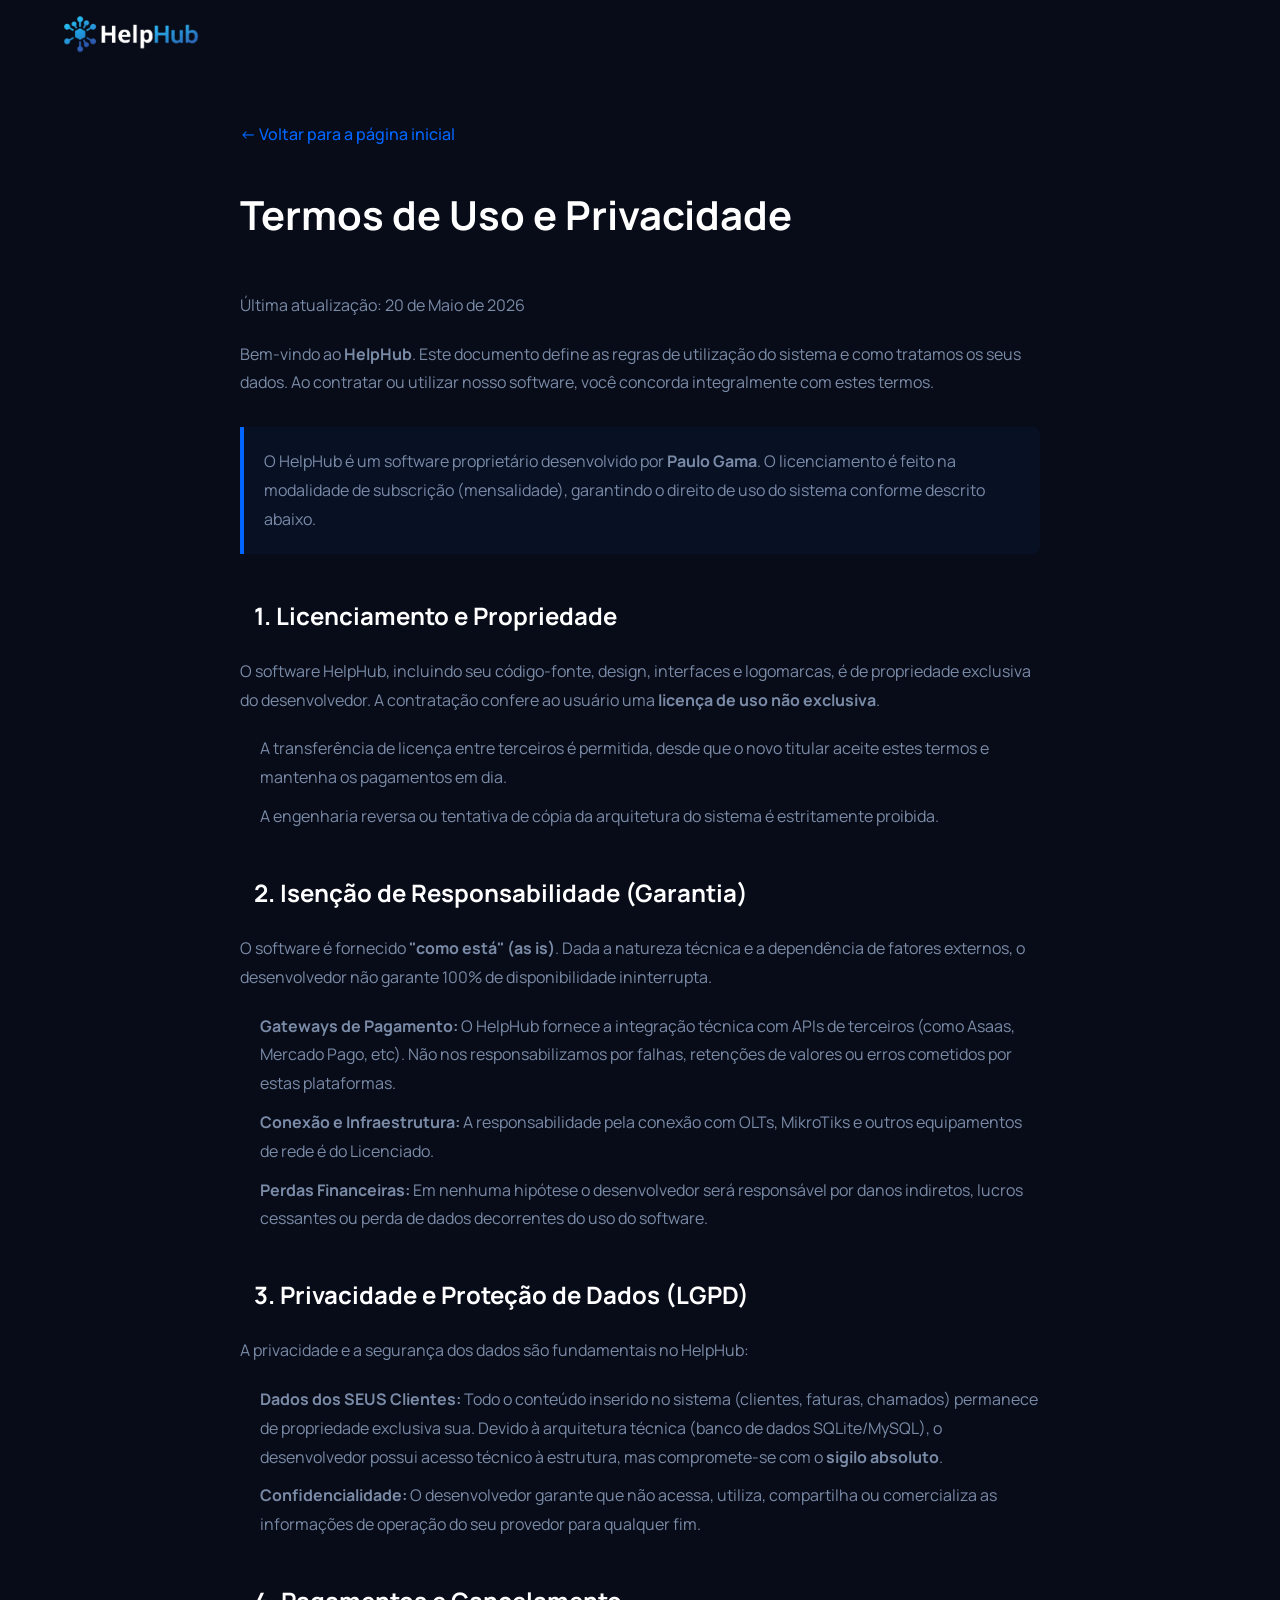
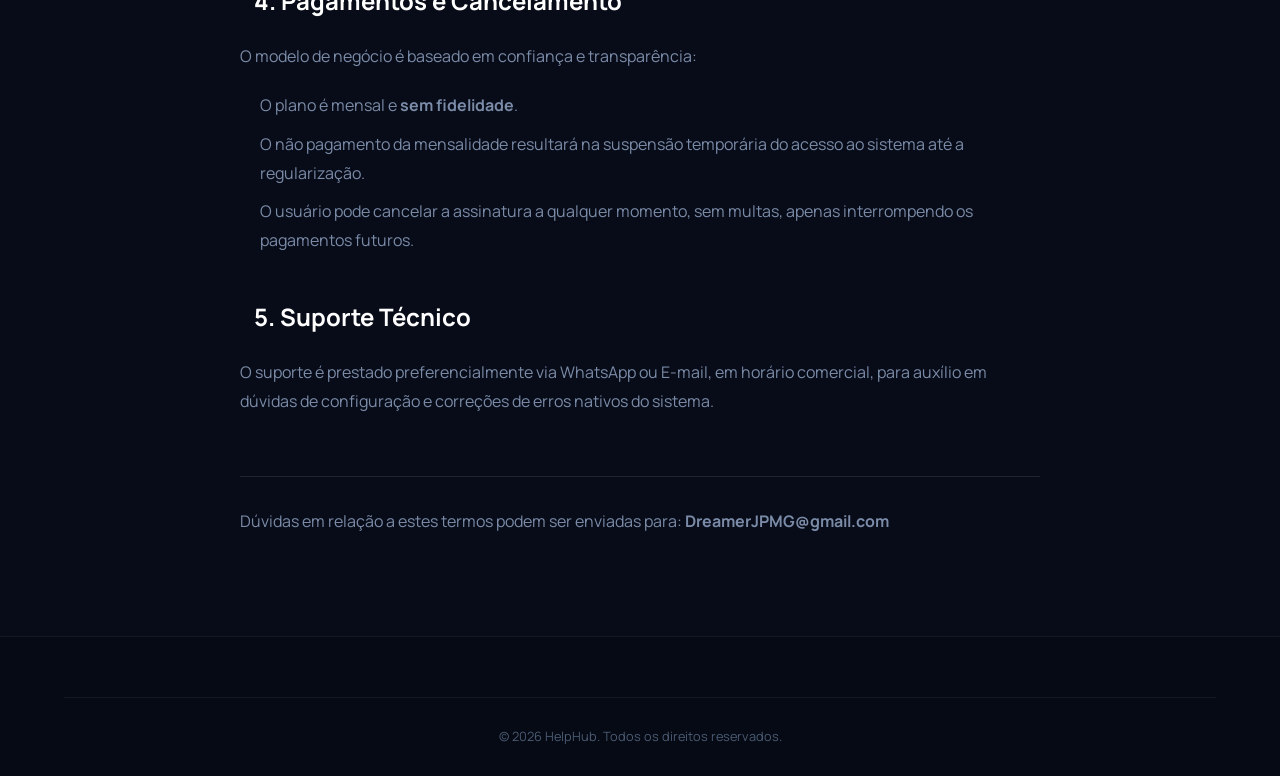
<file: termos.html>
<!DOCTYPE html>
<html lang="pt-BR">

<head>
    <meta charset="UTF-8">
    <meta name="viewport" content="width=device-width, initial-scale=1.0">
    <title>Termos de Uso e Privacidade | HelpHub</title>
    <link rel="icon" type="image/webp" href="assets/img/logo_icone.webp">
    <link rel="stylesheet" href="css/style.css">
    <style>
        .terms-content {
            padding: 120px 0 80px;
            max-width: 800px;
            margin: 0 auto;
            color: var(--text-secondary);
            line-height: 1.8;
        }

        .terms-content h1 {
            color: var(--text-primary);
            margin-bottom: 40px;
            font-size: 2.5rem;
        }

        .terms-content h2 {
            color: var(--text-primary);
            margin: 40px 0 20px;
            font-size: 1.5rem;
            display: flex;
            align-items: center;
            gap: 10px;
        }

        .terms-content h2::before {
            content: "";
            width: 4px;
            height: 24px;
            background: var(--gradient-primary);
            border-radius: 2px;
        }

        .terms-content p {
            margin-bottom: 20px;
        }

        .terms-content ul {
            margin-bottom: 20px;
            padding-left: 20px;
        }

        .terms-content li {
            margin-bottom: 10px;
        }

        .back-link {
            display: inline-flex;
            align-items: center;
            gap: 8px;
            color: var(--accent);
            text-decoration: none;
            margin-bottom: 30px;
            font-weight: 500;
            transition: gap 0.3s;
        }

        .back-link:hover {
            gap: 12px;
        }

        .highlight-box {
            background: rgba(0, 102, 255, 0.05);
            border-left: 4px solid var(--accent);
            padding: 20px;
            border-radius: 0 8px 8px 0;
            margin: 30px 0;
        }
    </style>
</head>

<body>
    <nav class="navbar">
        <div class="container">
            <a href="index.html" class="navbar-logo">
                <img src="assets/img/logo_light.webp" alt="HelpHub" width="140" height="40">
            </a>
        </div>
    </nav>

    <div class="container">
        <div class="terms-content">
            <a href="index.html" class="back-link">← Voltar para a página inicial</a>

            <h1>Termos de Uso e Privacidade</h1>

            <p>Última atualização: 20 de Maio de 2026</p>

            <p>Bem-vindo ao <strong>HelpHub</strong>. Este documento define as regras de utilização do sistema e como
                tratamos os seus dados. Ao contratar ou utilizar nosso software, você concorda integralmente com estes
                termos.</p>

            <div class="highlight-box">
                O HelpHub é um software proprietário desenvolvido por <strong>Paulo Gama</strong>. O licenciamento é
                feito na modalidade de subscrição (mensalidade), garantindo o direito de uso do sistema conforme
                descrito abaixo.
            </div>

            <h2>1. Licenciamento e Propriedade</h2>
            <p>O software HelpHub, incluindo seu código-fonte, design, interfaces e logomarcas, é de propriedade
                exclusiva do desenvolvedor. A contratação confere ao usuário uma <strong>licença de uso não
                    exclusiva</strong>.</p>
            <ul>
                <li>A transferência de licença entre terceiros é permitida, desde que o novo titular aceite estes termos
                    e mantenha os pagamentos em dia.</li>
                <li>A engenharia reversa ou tentativa de cópia da arquitetura do sistema é estritamente proibida.</li>
            </ul>

            <h2>2. Isenção de Responsabilidade (Garantia)</h2>
            <p>O software é fornecido <strong>"como está" (as is)</strong>. Dada a natureza técnica e a dependência de
                fatores externos, o desenvolvedor não garante 100% de disponibilidade ininterrupta.</p>
            <ul>
                <li><strong>Gateways de Pagamento:</strong> O HelpHub fornece a integração técnica com APIs de terceiros
                    (como Asaas, Mercado Pago, etc). Não nos responsabilizamos por falhas, retenções de valores ou erros
                    cometidos por estas plataformas.</li>
                <li><strong>Conexão e Infraestrutura:</strong> A responsabilidade pela conexão com OLTs, MikroTiks e
                    outros equipamentos de rede é do Licenciado.</li>
                <li><strong>Perdas Financeiras:</strong> Em nenhuma hipótese o desenvolvedor será responsável por danos
                    indiretos, lucros cessantes ou perda de dados decorrentes do uso do software.</li>
            </ul>

            <h2>3. Privacidade e Proteção de Dados (LGPD)</h2>
            <p>A privacidade e a segurança dos dados são fundamentais no HelpHub:</p>
            <ul>
                <li><strong>Dados dos SEUS Clientes:</strong> Todo o conteúdo inserido no sistema (clientes, faturas, chamados) permanece de propriedade exclusiva sua. Devido à arquitetura técnica (banco de dados SQLite/MySQL), o desenvolvedor possui acesso técnico à estrutura, mas compromete-se com o <strong>sigilo absoluto</strong>.</li>
                <li><strong>Confidencialidade:</strong> O desenvolvedor garante que não acessa, utiliza, compartilha ou comercializa as informações de operação do seu provedor para qualquer fim.</li>
            </ul>

            <h2>4. Pagamentos e Cancelamento</h2>
            <p>O modelo de negócio é baseado em confiança e transparência:</p>
            <ul>
                <li>O plano é mensal e <strong>sem fidelidade</strong>.</li>
                <li>O não pagamento da mensalidade resultará na suspensão temporária do acesso ao sistema até a
                    regularização.</li>
                <li>O usuário pode cancelar a assinatura a qualquer momento, sem multas, apenas interrompendo os
                    pagamentos futuros.</li>
            </ul>

            <h2>5. Suporte Técnico</h2>
            <p>O suporte é prestado preferencialmente via WhatsApp ou E-mail, em horário comercial, para auxílio em
                dúvidas de configuração e correções de erros nativos do sistema.</p>

            <div style="margin-top: 60px; padding-top: 30px; border-top: 1px solid rgba(255,255,255,0.1);">
                <p>Dúvidas em relação a estes termos podem ser enviadas para: <strong>DreamerJPMG@gmail.com</strong></p>
            </div>
        </div>
    </div>

    <footer class="site-footer">
        <div class="container">
            <div class="footer-bottom">
                <p>&copy; 2026 HelpHub. Todos os direitos reservados.</p>
            </div>
        </div>
    </footer>
</body>

</html>
</file>
<file: css/style.css>
/* ═══════════════════════════════════════════════════════════
   HelpHub ISP | Site de Vendas
   Dark Premium · Glassmorphism · Animações 
   ═══════════════════════════════════════════════════════════ */

/* ── Google Fonts ── */
@import url('https://fonts.googleapis.com/css2?family=JetBrains+Mono:wght@400;600&family=Manrope:wght@300;400;500;600;700&family=Outfit:wght@400;500;600;700;800;900&display=swap');

/* ── CSS Variables ── */
:root {
    --bg-primary: #080C18;
    --bg-secondary: #0D1426;
    --bg-card: rgba(13, 20, 38, 0.6);
    --bg-card-solid: #0F1A30;
    --accent: #0066FF;
    --accent-glow: rgba(0, 102, 255, 0.25);
    --accent-secondary: #00E5A0;
    --accent-secondary-glow: rgba(0, 229, 160, 0.2);
    --text-primary: #FFFFFF;
    --text-secondary: #7A8BA8;
    --text-muted: #4A5B73;
    --border-glass: rgba(255, 255, 255, 0.06);
    --border-hover: rgba(0, 102, 255, 0.4);
    --gradient-hero: linear-gradient(135deg, #080C18 0%, #0A1628 40%, #0D1C3A 100%);
    --gradient-accent: linear-gradient(135deg, #0066FF, #00B4FF);
    --gradient-green: linear-gradient(135deg, #00E5A0, #00C9DB);
    --glass-blur: blur(16px);
    --radius-sm: 8px;
    --radius-md: 12px;
    --radius-lg: 20px;
    --radius-xl: 28px;
    --shadow-card: 0 4px 30px rgba(0, 0, 0, 0.3);
    --shadow-glow: 0 0 40px rgba(0, 102, 255, 0.15);
    --font-display: 'Outfit', sans-serif;
    --font-body: 'Manrope', sans-serif;
    --font-mono: 'JetBrains Mono', monospace;
    --transition: 0.3s cubic-bezier(0.4, 0, 0.2, 1);
    --transition-bounce: 0.4s cubic-bezier(0.34, 1.56, 0.64, 1);
}

/* ── Reset ── */
*,
*::before,
*::after {
    margin: 0;
    padding: 0;
    box-sizing: border-box;
}

html {
    scroll-behavior: smooth;
    font-size: 16px;
    scroll-padding-top: 0; /* Changed to 0 for scroll-snap */
    overflow-x: hidden;
    width: 100%;
    scroll-snap-type: y proximity; /* Proximity provides a better feel for long sections */
}

body {
    font-family: var(--font-body);
    background: var(--bg-primary);
    color: var(--text-primary);
    line-height: 1.6;
    overflow-x: hidden;
    width: 100%;
    -webkit-font-smoothing: antialiased;
    -moz-osx-font-smoothing: grayscale;
}

a {
    text-decoration: none;
    color: inherit;
}

img {
    max-width: 100%;
    height: auto;
    display: block;
}

ul,
ol {
    list-style: none;
}

/* ── Utility ── */
.container {
    width: 100%;
    max-width: 1200px;
    margin: 0 auto;
    padding: 0 24px;
}

.section-eyebrow {
    font-family: var(--font-mono);
    font-size: 0.8rem;
    font-weight: 600;
    color: var(--accent);
    text-transform: uppercase;
    letter-spacing: 0.15em;
    margin-bottom: 12px;
    display: flex;
    align-items: center;
    gap: 10px;
}

.section-eyebrow::before {
    content: '';
    width: 24px;
    height: 2px;
    background: var(--gradient-accent);
    border-radius: 2px;
}

.section-title {
    font-family: var(--font-display);
    font-size: clamp(2rem, 4vw, 3rem);
    font-weight: 800;
    line-height: 1.15;
    letter-spacing: -0.03em;
    margin-bottom: 16px;
}

.section-subtitle {
    font-size: 1.1rem;
    color: var(--text-secondary);
    max-width: 600px;
    line-height: 1.7;
}

.section-header {
    text-align: center;
    margin-bottom: 64px;
}

.section-header .section-eyebrow {
    justify-content: center;
}

.section-header .section-subtitle {
    margin: 0 auto;
}

.gradient-text {
    background: var(--gradient-accent);
    -webkit-background-clip: text;
    -webkit-text-fill-color: transparent;
    background-clip: text;
}

.gradient-text-green {
    background: var(--gradient-green);
    -webkit-background-clip: text;
    -webkit-text-fill-color: transparent;
    background-clip: text;
}

/* ── Scroll Reveal ── */
.reveal {
    opacity: 0;
    transform: translateY(40px);
    transition: opacity 0.8s cubic-bezier(0.4, 0, 0.2, 1), transform 0.8s cubic-bezier(0.4, 0, 0.2, 1);
}

.reveal.is-visible {
    opacity: 1;
    transform: translateY(0);
}

.reveal-delay-1 {
    transition-delay: 0.1s;
}

.reveal-delay-2 {
    transition-delay: 0.2s;
}

.reveal-delay-3 {
    transition-delay: 0.3s;
}

.reveal-delay-4 {
    transition-delay: 0.4s;
}

.reveal-delay-5 {
    transition-delay: 0.5s;
}

.reveal-delay-6 {
    transition-delay: 0.6s;
}

.reveal-delay-7 {
    transition-delay: 0.7s;
}

.reveal-delay-8 {
    transition-delay: 0.8s;
}

/* ══════════════════════════════════════════════════
   NAVBAR
   ══════════════════════════════════════════════════ */
.navbar {
    position: fixed;
    top: 0;
    left: 0;
    width: 100%;
    z-index: 1000;
    padding: 16px 0;
    transition: var(--transition);
}

.navbar.is-scrolled {
    background: rgba(8, 12, 24, 0.75);
    backdrop-filter: var(--glass-blur);
    -webkit-backdrop-filter: var(--glass-blur);
    border-bottom: 1px solid var(--border-glass);
    padding: 10px 0;
}

.navbar .container {
    display: flex;
    align-items: center;
    justify-content: space-between;
}

.navbar-logo img {
    height: 36px;
    width: auto;
}

.navbar-links {
    display: flex;
    align-items: center;
    gap: 32px;
}

.navbar-links a {
    font-size: 0.9rem;
    font-weight: 500;
    color: var(--text-secondary);
    transition: color var(--transition);
    position: relative;
}

.navbar-links a::after {
    content: '';
    position: absolute;
    bottom: -4px;
    left: 0;
    width: 0;
    height: 2px;
    background: var(--gradient-accent);
    border-radius: 2px;
    transition: width var(--transition);
}

.navbar-links a:hover {
    color: var(--text-primary);
}

.navbar-links a:hover::after {
    width: 100%;
}

.navbar-cta {
    display: flex;
    align-items: center;
    gap: 10px;
    padding: 10px 22px;
    border-radius: 50px;
    font-size: 0.88rem;
    font-weight: 600;
    background: var(--gradient-accent);
    color: #fff !important;
    transition: transform var(--transition), box-shadow var(--transition);
    box-shadow: 0 4px 20px var(--accent-glow);
}

.navbar-cta::after {
    display: none !important;
}

.navbar-cta:hover {
    transform: translateY(-2px);
    box-shadow: 0 6px 30px var(--accent-glow);
    color: #fff !important;
}

.navbar-cta svg {
    width: 18px;
    height: 18px;
    fill: currentColor;
}

/* Hamburger */
.navbar-hamburger {
    display: none;
    flex-direction: column;
    gap: 5px;
    cursor: pointer;
    padding: 4px;
    z-index: 1001;
}

.navbar-hamburger span {
    width: 24px;
    height: 2px;
    background: var(--text-primary);
    border-radius: 2px;
    transition: var(--transition);
}

.navbar-hamburger.is-active span:nth-child(1) {
    transform: rotate(45deg) translate(5px, 5px);
}

.navbar-hamburger.is-active span:nth-child(2) {
    opacity: 0;
}

.navbar-hamburger.is-active span:nth-child(3) {
    transform: rotate(-45deg) translate(5px, -5px);
}

/* ══════════════════════════════════════════════════
   HERO
   ══════════════════════════════════════════════════ */
.hero {
    position: relative;
    min-height: 100vh;
    display: flex;
    align-items: center;
    background: var(--gradient-hero);
    overflow: hidden;
    padding: 120px 0 80px;
}

/* Animated gradient orbs */
.hero::before,
.hero::after {
    content: '';
    position: absolute;
    border-radius: 50%;
    filter: blur(120px);
    opacity: 0.3;
    animation: orbFloat 15s ease-in-out infinite;
}

.hero::before {
    width: 600px;
    height: 600px;
    background: var(--accent);
    top: -200px;
    right: -200px;
    animation-delay: 0s;
}

.hero::after {
    width: 400px;
    height: 400px;
    background: var(--accent-secondary);
    bottom: -100px;
    left: -100px;
    animation-delay: -7s;
}

@keyframes orbFloat {

    0%,
    100% {
        transform: translate(0, 0) scale(1);
    }

    33% {
        transform: translate(30px, -40px) scale(1.05);
    }

    66% {
        transform: translate(-20px, 20px) scale(0.95);
    }
}

/* Particles canvas */
#particles-canvas {
    position: absolute;
    top: 0;
    left: 0;
    width: 100%;
    height: 100%;
    z-index: 1;
    pointer-events: none;
}

.hero .container {
    position: relative;
    z-index: 2;
    display: grid;
    grid-template-columns: 1fr 1fr;
    gap: 60px;
    align-items: center;
}

.hero-content {
    max-width: 600px;
}

.hero-badge {
    display: inline-flex;
    align-items: center;
    gap: 8px;
    padding: 6px 16px;
    border-radius: 50px;
    background: rgba(0, 102, 255, 0.1);
    border: 1px solid rgba(0, 102, 255, 0.2);
    font-family: var(--font-mono);
    font-size: 0.75rem;
    font-weight: 600;
    color: var(--accent);
    margin-bottom: 24px;
}

.hero-badge .dot {
    width: 6px;
    height: 6px;
    border-radius: 50%;
    background: var(--accent-secondary);
    animation: pulse 2s ease-in-out infinite;
}

@keyframes pulse {

    0%,
    100% {
        opacity: 1;
        transform: scale(1);
    }

    50% {
        opacity: 0.5;
        transform: scale(1.5);
    }
}

.hero h1 {
    font-family: var(--font-display);
    font-size: clamp(2.4rem, 5vw, 3.6rem);
    font-weight: 900;
    line-height: 1.1;
    letter-spacing: -0.04em;
    margin-bottom: 20px;
}

.hero-typed-wrapper {
    display: block;
    min-height: 1.2em;
}

#typed-target {
    background: var(--gradient-accent);
    -webkit-background-clip: text;
    -webkit-text-fill-color: transparent;
    background-clip: text;
}

#typed-target::after {
    content: '|';
    -webkit-text-fill-color: var(--accent);
    animation: blink 0.8s step-end infinite;
    margin-left: 2px;
}

@keyframes blink {
    50% {
        opacity: 0;
    }
}

.hero-description {
    font-size: 1.1rem;
    color: var(--text-secondary);
    line-height: 1.8;
    margin-bottom: 36px;
    max-width: 520px;
}

.hero-buttons {
    display: flex;
    gap: 16px;
    flex-wrap: wrap;
}

.btn-primary {
    display: inline-flex;
    align-items: center;
    gap: 10px;
    padding: 14px 32px;
    border-radius: 50px;
    font-size: 0.95rem;
    font-weight: 700;
    background: var(--gradient-accent);
    color: #fff;
    transition: transform var(--transition), box-shadow var(--transition);
    box-shadow: 0 4px 25px var(--accent-glow);
    border: none;
    cursor: pointer;
}

.btn-primary:hover {
    transform: translateY(-3px);
    box-shadow: 0 8px 40px var(--accent-glow);
}

.btn-primary svg {
    width: 20px;
    height: 20px;
    fill: currentColor;
}

.btn-secondary {
    display: inline-flex;
    align-items: center;
    gap: 10px;
    padding: 14px 32px;
    border-radius: 50px;
    font-size: 0.95rem;
    font-weight: 600;
    background: rgba(255, 255, 255, 0.05);
    color: var(--text-primary);
    border: 1px solid var(--border-glass);
    transition: var(--transition);
    cursor: pointer;
    backdrop-filter: blur(10px);
}

.btn-secondary:hover {
    background: rgba(255, 255, 255, 0.1);
    border-color: rgba(255, 255, 255, 0.15);
    transform: translateY(-2px);
}

.btn-secondary svg {
    width: 18px;
    height: 18px;
}

/* Hero Mockup */
.hero-mockup {
    position: relative;
    perspective: 1200px;
}

.mockup-browser {
    background: var(--bg-card-solid);
    border-radius: var(--radius-lg);
    border: 1px solid var(--border-glass);
    overflow: hidden;
    box-shadow: var(--shadow-card), var(--shadow-glow);
    animation: floatMockup 6s ease-in-out infinite;
    transform: rotateY(-5deg) rotateX(2deg);
}

@keyframes floatMockup {

    0%,
    100% {
        transform: rotateY(-5deg) rotateX(2deg) translateY(0);
    }

    50% {
        transform: rotateY(-3deg) rotateX(1deg) translateY(-12px);
    }
}

.mockup-browser-bar {
    display: flex;
    align-items: center;
    gap: 8px;
    padding: 14px 18px;
    background: rgba(255, 255, 255, 0.03);
    border-bottom: 1px solid var(--border-glass);
}

.mockup-browser-bar .dot {
    width: 10px;
    height: 10px;
    border-radius: 50%;
}

.mockup-browser-bar .dot:nth-child(1) {
    background: #FF5F57;
}

.mockup-browser-bar .dot:nth-child(2) {
    background: #FEBC2E;
}

.mockup-browser-bar .dot:nth-child(3) {
    background: #28C840;
}
/* ── Side Dots Navigation ── */
.side-nav {
    position: fixed;
    right: 32px;
    top: 50%;
    transform: translateY(-50%);
    z-index: 100;
    display: flex;
    flex-direction: column;
    gap: 16px;
    pointer-events: none;
}

.side-nav-dot {
    width: 10px;
    height: 10px;
    border-radius: 50%;
    background: var(--text-muted);
    border: 2px solid transparent;
    cursor: pointer;
    transition: var(--transition-bounce);
    pointer-events: auto;
    position: relative;
}

.side-nav-dot::before {
    content: attr(data-label);
    position: absolute;
    right: 25px;
    top: 50%;
    transform: translateY(-50%);
    background: var(--bg-card-solid);
    padding: 6px 12px;
    border-radius: 6px;
    font-size: 0.75rem;
    font-weight: 600;
    color: var(--text-primary);
    opacity: 0;
    visibility: hidden;
    white-space: nowrap;
    transition: var(--transition);
    border: 1px solid var(--border-glass);
}

.side-nav-dot:hover::before {
    opacity: 1;
    visibility: visible;
    right: 30px;
}

.side-nav-dot:hover {
    background: var(--text-primary);
    transform: scale(1.2);
}

.side-nav-dot.is-active {
    background: var(--accent);
    border-color: var(--accent-glow);
    box-shadow: 0 0 15px var(--accent);
    transform: scale(1.4);
}

/* Sections for scroll-snap */
section {
    scroll-snap-align: start;
    scroll-snap-stop: always;
}

@media (max-width: 991px) {
    .side-nav {
        display: none;
    }
}

.mockup-browser-bar .url-bar {
    flex: 1;
    margin-left: 12px;
    padding: 6px 14px;
    background: rgba(255, 255, 255, 0.05);
    border-radius: 6px;
    font-family: var(--font-mono);
    font-size: 0.75rem;
    color: var(--text-muted);
}

.mockup-browser-body {
    background: var(--bg-secondary);
    display: flex;
    align-items: center;
    justify-content: center;
    color: var(--text-muted);
    font-size: 0.9rem;
    position: relative;
    overflow: hidden;
}

.mockup-browser-body img {
    width: 100%;
    height: auto;
    object-fit: contain;
}

.mockup-placeholder {
    display: flex;
    flex-direction: column;
    align-items: center;
    gap: 12px;
    color: var(--text-muted);
}

.mockup-placeholder svg {
    width: 48px;
    height: 48px;
    opacity: 0.3;
}

.mockup-placeholder span {
    font-size: 0.85rem;
    opacity: 0.5;
}

/* Hero stats bar */
.hero-stats {
    display: flex;
    gap: 40px;
    margin-top: 48px;
    padding-top: 28px;
    border-top: 1px solid var(--border-glass);
}

.hero-stat {
    display: flex;
    flex-direction: column;
}

.hero-stat .number {
    font-family: var(--font-display);
    font-size: 1.6rem;
    font-weight: 800;
    background: var(--gradient-accent);
    -webkit-background-clip: text;
    -webkit-text-fill-color: transparent;
    background-clip: text;
}

.hero-stat .label {
    font-size: 0.8rem;
    color: var(--text-muted);
    margin-top: 2px;
}

/* ══════════════════════════════════════════════════
   SECTION: DORES
   ══════════════════════════════════════════════════ */
.pain-section {
    padding: 120px 0;
    position: relative;
}

.pain-grid {
    display: grid;
    grid-template-columns: repeat(3, 1fr);
    gap: 20px;
    margin-top: 48px;
}

.pain-card {
    background: var(--bg-card);
    backdrop-filter: var(--glass-blur);
    -webkit-backdrop-filter: var(--glass-blur);
    border: 1px solid var(--border-glass);
    border-radius: var(--radius-lg);
    padding: 32px 28px;
    transition: var(--transition);
    position: relative;
    overflow: hidden;
}

.pain-card::before {
    content: '';
    position: absolute;
    top: 0;
    left: 0;
    right: 0;
    height: 3px;
    background: linear-gradient(90deg, #ef4444, #f97316);
    opacity: 0;
    transition: opacity var(--transition);
}

.pain-card:hover {
    border-color: rgba(239, 68, 68, 0.3);
    transform: translateY(-4px);
    box-shadow: 0 8px 30px rgba(239, 68, 68, 0.1);
}

.pain-card:hover::before {
    opacity: 1;
}

.pain-card-number {
    font-family: var(--font-display);
    font-size: 3rem;
    font-weight: 900;
    color: rgba(255, 255, 255, 0.04);
    position: absolute;
    top: 12px;
    right: 20px;
    line-height: 1;
}

.pain-card-icon {
    width: 48px;
    height: 48px;
    border-radius: var(--radius-md);
    background: rgba(239, 68, 68, 0.1);
    display: flex;
    align-items: center;
    justify-content: center;
    margin-bottom: 16px;
    font-size: 1.3rem;
    color: #ef4444;
}

.pain-card h3 {
    font-family: var(--font-display);
    font-size: 1.1rem;
    font-weight: 700;
    margin-bottom: 8px;
}

.pain-card p {
    font-size: 0.9rem;
    color: var(--text-secondary);
    line-height: 1.6;
}

/* ══════════════════════════════════════════════════
   SECTION: FEATURES
   ══════════════════════════════════════════════════ */
.features-section {
    padding: 120px 0;
    position: relative;
    background: var(--bg-secondary);
}

.features-section::before {
    content: '';
    position: absolute;
    top: 0;
    left: 50%;
    transform: translateX(-50%);
    width: 800px;
    height: 800px;
    background: radial-gradient(circle, rgba(0, 102, 255, 0.06) 0%, transparent 70%);
    pointer-events: none;
}

.features-grid {
    display: grid;
    grid-template-columns: repeat(4, 1fr);
    gap: 20px;
}

.feature-card {
    background: var(--bg-card);
    backdrop-filter: var(--glass-blur);
    -webkit-backdrop-filter: var(--glass-blur);
    border: 1px solid var(--border-glass);
    border-radius: var(--radius-lg);
    padding: 32px 24px;
    transition: var(--transition);
    position: relative;
    overflow: hidden;
}

.feature-card::after {
    content: '';
    position: absolute;
    inset: 0;
    border-radius: var(--radius-lg);
    padding: 1px;
    background: linear-gradient(135deg, rgba(0, 102, 255, 0.3), transparent 60%);
    mask: linear-gradient(#fff 0 0) content-box, linear-gradient(#fff 0 0);
    -webkit-mask: linear-gradient(#fff 0 0) content-box, linear-gradient(#fff 0 0);
    mask-composite: exclude;
    -webkit-mask-composite: xor;
    opacity: 0;
    transition: opacity var(--transition);
    pointer-events: none;
}

.feature-card:hover {
    transform: translateY(-4px);
    border-color: var(--border-hover);
    box-shadow: var(--shadow-glow);
}

.feature-card:hover::after {
    opacity: 1;
}

.feature-icon {
    width: 52px;
    height: 52px;
    border-radius: var(--radius-md);
    display: flex;
    align-items: center;
    justify-content: center;
    margin-bottom: 20px;
    font-size: 1.4rem;
}

.feature-icon.blue {
    background: rgba(0, 102, 255, 0.12);
    color: var(--accent);
}

.feature-icon.green {
    background: rgba(0, 229, 160, 0.12);
    color: var(--accent-secondary);
}

.feature-icon.purple {
    background: rgba(139, 92, 246, 0.12);
    color: #8B5CF6;
}

.feature-icon.orange {
    background: rgba(249, 115, 22, 0.12);
    color: #F97316;
}

.feature-icon.cyan {
    background: rgba(0, 201, 219, 0.12);
    color: #00C9DB;
}

.feature-icon.pink {
    background: rgba(236, 72, 153, 0.12);
    color: #EC4899;
}

.feature-icon.yellow {
    background: rgba(234, 179, 8, 0.12);
    color: #EAB308;
}

.feature-icon.red {
    background: rgba(239, 68, 68, 0.12);
    color: #EF4444;
}

.feature-card h3 {
    font-family: var(--font-display);
    font-size: 1.05rem;
    font-weight: 700;
    margin-bottom: 8px;
}

.feature-card p {
    font-size: 0.88rem;
    color: var(--text-secondary);
    line-height: 1.6;
}

/* ══════════════════════════════════════════════════
   SECTION: SCREENSHOTS
   ══════════════════════════════════════════════════ */
.screenshots-section {
    padding: 120px 0;
    position: relative;
}

.screenshots-tabs {
    display: flex;
    gap: 8px;
    justify-content: center;
    margin-bottom: 48px;
    flex-wrap: wrap;
}

.screenshot-tab {
    padding: 8px 16px;
    border-radius: 50px;
    font-size: 0.82rem;
    font-weight: 600;
    color: var(--text-secondary);
    background: rgba(255, 255, 255, 0.04);
    border: 1px solid var(--border-glass);
    cursor: pointer;
    transition: var(--transition);
}

.screenshot-tab:hover {
    color: var(--text-primary);
    border-color: rgba(255, 255, 255, 0.1);
}

.screenshot-tab.is-active {
    background: var(--gradient-accent);
    color: #fff;
    border-color: transparent;
    box-shadow: 0 4px 20px var(--accent-glow);
}

.screenshot-display {
    max-width: 960px;
    margin: 0 auto;
}

.screenshot-mockup {
    background: var(--bg-card-solid);
    border-radius: var(--radius-xl);
    border: 1px solid var(--border-glass);
    overflow: hidden;
    box-shadow: var(--shadow-card), var(--shadow-glow);
}

.screenshot-bar {
    display: flex;
    align-items: center;
    gap: 8px;
    padding: 14px 18px;
    background: rgba(255, 255, 255, 0.03);
    border-bottom: 1px solid var(--border-glass);
}

.screenshot-bar .dot {
    width: 10px;
    height: 10px;
    border-radius: 50%;
}

.screenshot-bar .dot:nth-child(1) {
    background: #FF5F57;
}

.screenshot-bar .dot:nth-child(2) {
    background: #FEBC2E;
}

.screenshot-bar .dot:nth-child(3) {
    background: #28C840;
}

.screenshot-body {
    background: var(--bg-secondary);
    display: flex;
    align-items: center;
    justify-content: center;
    position: relative;
    overflow: hidden;
}

.screenshot-body img {
    width: 100%;
    height: auto;
    object-fit: contain;
    display: none;
}

.screenshot-body img.is-active {
    display: block;
    animation: screenshotFade 0.5s ease;
}

@keyframes screenshotFade {
    from {
        opacity: 0;
        transform: scale(0.98);
    }

    to {
        opacity: 1;
        transform: scale(1);
    }
}

.screenshot-placeholder {
    display: flex;
    flex-direction: column;
    align-items: center;
    gap: 16px;
    color: var(--text-muted);
}

.screenshot-placeholder svg {
    width: 64px;
    height: 64px;
    opacity: 0.15;
}

.screenshot-placeholder span {
    font-size: 0.9rem;
    opacity: 0.4;
}

.screenshot-caption {
    text-align: center;
    margin-top: 20px;
    font-size: 0.9rem;
    color: var(--text-secondary);
}

/* ══════════════════════════════════════════════════
   SECTION: COMPARAÇÃO
   ══════════════════════════════════════════════════ */
.comparison-section {
    padding: 120px 0;
    background: var(--bg-secondary);
    position: relative;
}

.comparison-table-wrapper {
    max-width: 800px;
    margin: 0 auto;
    background: var(--bg-card);
    backdrop-filter: var(--glass-blur);
    border: 1px solid var(--border-glass);
    border-radius: var(--radius-xl);
    overflow: hidden;
    box-shadow: var(--shadow-card);
}

.comparison-table {
    width: 100%;
    border-collapse: collapse;
}

.comparison-table thead th {
    padding: 20px 24px;
    font-family: var(--font-display);
    font-size: 0.95rem;
    font-weight: 700;
    text-align: left;
    border-bottom: 1px solid var(--border-glass);
}

.comparison-table thead th:nth-child(2) {
    color: var(--text-muted);
}

.comparison-table thead th:nth-child(3) {
    color: var(--accent);
}

.comparison-table tbody td {
    padding: 16px 24px;
    font-size: 0.9rem;
    border-bottom: 1px solid rgba(255, 255, 255, 0.03);
    vertical-align: middle;
}

.comparison-table tbody tr:last-child td {
    border-bottom: none;
}

.comparison-table tbody td:first-child {
    font-weight: 600;
    color: var(--text-primary);
}

.comparison-table tbody td:nth-child(2) {
    color: var(--text-muted);
}

.comparison-table tbody td:nth-child(3) {
    color: var(--accent-secondary);
    font-weight: 600;
}

.comparison-check {
    color: var(--accent-secondary);
    font-size: 1.1rem;
}

.comparison-cross {
    color: #ef4444;
    font-size: 1.1rem;
}

/* ══════════════════════════════════════════════════
   SECTION: PREÇO
   ══════════════════════════════════════════════════ */
.pricing-section {
    padding: 120px 0;
    position: relative;
}

.pricing-section::before {
    content: '';
    position: absolute;
    top: 50%;
    left: 50%;
    transform: translate(-50%, -50%);
    width: 600px;
    height: 600px;
    background: radial-gradient(circle, rgba(0, 102, 255, 0.08) 0%, transparent 70%);
    pointer-events: none;
}

.pricing-card {
    max-width: 520px;
    margin: 0 auto;
    background: var(--bg-card);
    backdrop-filter: var(--glass-blur);
    -webkit-backdrop-filter: var(--glass-blur);
    border: 1px solid var(--border-hover);
    border-radius: var(--radius-xl);
    padding: 48px 40px;
    text-align: center;
    position: relative;
    overflow: hidden;
    box-shadow: var(--shadow-card), var(--shadow-glow);
}

.pricing-card::before {
    content: '';
    position: absolute;
    top: 0;
    left: 0;
    right: 0;
    height: 3px;
    background: var(--gradient-accent);
}

.pricing-badge {
    display: inline-flex;
    align-items: center;
    gap: 6px;
    padding: 6px 16px;
    border-radius: 50px;
    background: rgba(0, 229, 160, 0.1);
    border: 1px solid rgba(0, 229, 160, 0.2);
    font-family: var(--font-mono);
    font-size: 0.75rem;
    font-weight: 700;
    color: var(--accent-secondary);
    text-transform: uppercase;
    letter-spacing: 0.1em;
    margin-bottom: 24px;
}

.pricing-name {
    font-family: var(--font-display);
    font-size: 1.8rem;
    font-weight: 800;
    margin-bottom: 8px;
}

.pricing-price {
    margin: 24px 0;
}

.pricing-price .currency {
    font-size: 1.4rem;
    font-weight: 700;
    color: var(--text-secondary);
    vertical-align: top;
    line-height: 1;
}

.pricing-price .value {
    font-family: var(--font-display);
    font-size: 4rem;
    font-weight: 900;
    line-height: 1;
    background: var(--gradient-accent);
    -webkit-background-clip: text;
    -webkit-text-fill-color: transparent;
    background-clip: text;
}

.pricing-price .period {
    font-size: 1rem;
    color: var(--text-muted);
    margin-left: 4px;
}

.pricing-features {
    text-align: left;
    margin: 32px 0;
    display: flex;
    flex-direction: column;
    gap: 12px;
}

.pricing-feature {
    display: flex;
    align-items: center;
    gap: 12px;
    font-size: 0.92rem;
    color: var(--text-secondary);
}

.pricing-feature .check {
    width: 20px;
    height: 20px;
    border-radius: 50%;
    background: rgba(0, 229, 160, 0.12);
    display: flex;
    align-items: center;
    justify-content: center;
    color: var(--accent-secondary);
    font-size: 0.7rem;
    flex-shrink: 0;
}

.pricing-cta {
    width: 100%;
    padding: 16px 32px;
    border-radius: 50px;
    font-size: 1rem;
    font-weight: 700;
    background: var(--gradient-accent);
    color: #fff;
    border: none;
    cursor: pointer;
    transition: var(--transition);
    box-shadow: 0 4px 25px var(--accent-glow);
    display: inline-flex;
    align-items: center;
    justify-content: center;
    gap: 10px;
}

.pricing-cta:hover {
    transform: translateY(-3px);
    box-shadow: 0 8px 40px var(--accent-glow);
}

.pricing-cta svg {
    width: 20px;
    height: 20px;
    fill: currentColor;
}

.pricing-note {
    margin-top: 16px;
    font-size: 0.82rem;
    color: var(--text-muted);
    font-style: italic;
}

/* ══════════════════════════════════════════════════
   SECTION: CTA FINAL
   ══════════════════════════════════════════════════ */
.cta-section {
    padding: 120px 0;
    position: relative;
    overflow: hidden;
}

.cta-section::before {
    content: '';
    position: absolute;
    inset: 0;
    background: linear-gradient(135deg, rgba(0, 102, 255, 0.08) 0%, rgba(0, 229, 160, 0.05) 100%);
    pointer-events: none;
}

.cta-content {
    text-align: center;
    position: relative;
    z-index: 1;
    max-width: 700px;
    margin: 0 auto;
}

.cta-content h2 {
    font-family: var(--font-display);
    font-size: clamp(2rem, 4vw, 2.8rem);
    font-weight: 900;
    letter-spacing: -0.03em;
    margin-bottom: 16px;
}

.cta-content p {
    font-size: 1.1rem;
    color: var(--text-secondary);
    margin-bottom: 36px;
    max-width: 500px;
    margin-left: auto;
    margin-right: auto;
}

.cta-buttons {
    display: flex;
    gap: 16px;
    justify-content: center;
    flex-wrap: wrap;
}

.cta-trust {
    margin-top: 24px;
    font-size: 0.82rem;
    color: var(--text-muted);
}

/* ══════════════════════════════════════════════════
   FOOTER
   ══════════════════════════════════════════════════ */
.site-footer {
    background: #060A14;
    border-top: 1px solid var(--border-glass);
    padding: 60px 0 30px;
}

.footer-grid {
    display: grid;
    grid-template-columns: 1.5fr 1fr 1fr;
    gap: 48px;
    margin-bottom: 48px;
}

.footer-brand img {
    height: 32px;
    margin-bottom: 16px;
}

.footer-brand p {
    font-size: 0.88rem;
    color: var(--text-muted);
    line-height: 1.6;
    max-width: 300px;
}

.footer-links h4 {
    font-family: var(--font-display);
    font-size: 0.85rem;
    font-weight: 700;
    text-transform: uppercase;
    letter-spacing: 0.1em;
    color: var(--text-secondary);
    margin-bottom: 20px;
}

.footer-links a {
    display: block;
    font-size: 0.88rem;
    color: var(--text-muted);
    padding: 6px 0;
    transition: color var(--transition);
}

.footer-links a:hover {
    color: var(--accent);
}

.footer-bottom {
    padding-top: 28px;
    border-top: 1px solid var(--border-glass);
    display: flex;
    justify-content: center;
    align-items: center;
    text-align: center;
}

.footer-bottom p {
    font-size: 0.8rem;
    color: var(--text-muted);
}

.footer-bottom-links {
    display: flex;
    gap: 20px;
}

.footer-bottom-links a {
    font-size: 0.8rem;
    color: var(--text-muted);
    transition: color var(--transition);
}

.footer-bottom-links a:hover {
    color: var(--accent);
}

/* ══════════════════════════════════════════════════
   RESPONSIVE
   ══════════════════════════════════════════════════ */
@media (max-width: 1024px) {
    .hero .container {
        grid-template-columns: 1fr;
        text-align: center;
    }

    .hero-content {
        max-width: 100%;
    }

    .hero-description {
        margin-left: auto;
        margin-right: auto;
    }

    .hero-buttons {
        justify-content: center;
    }

    .hero-stats {
        justify-content: center;
    }

    .hero-mockup {
        max-width: 600px;
        margin: 0 auto;
    }

    .mockup-browser {
        transform: none;
        animation: none;
    }

    .features-grid {
        grid-template-columns: repeat(2, 1fr);
    }

    .pain-grid {
        grid-template-columns: repeat(2, 1fr);
    }


    .footer-grid {
        grid-template-columns: 1fr 1fr;
    }
}

@media (max-width: 768px) {
    .navbar-links {
        position: fixed;
        top: 0;
        right: 0;
        width: 280px;
        height: 100vh;
        background: rgba(8, 12, 24, 0.98);
        backdrop-filter: var(--glass-blur);
        -webkit-backdrop-filter: var(--glass-blur);
        flex-direction: column;
        padding: 100px 32px 40px;
        gap: 20px;
        transform: translateX(100%);
        transition: transform 0.4s cubic-bezier(0.4, 0, 0.2, 1);
        border-left: 1px solid var(--border-glass);
        z-index: 1000;
        visibility: hidden;
    }

    .navbar-links.is-open {
        transform: translateX(0);
        visibility: visible;
    }

    .navbar-links a {
        width: 100%;
        text-align: left;
        padding: 12px 0;
        font-size: 1.1rem;
        border-bottom: 1px solid rgba(255, 255, 255, 0.05);
    }

    .navbar-links a:last-child {
        border-bottom: none;
    }

    .navbar-cta {
        width: 100%;
        justify-content: center;
        margin-top: 20px;
        padding: 16px;
    }

    .navbar-hamburger {
        display: flex;
    }

    .hero {
        padding: 100px 0 60px;
    }

    .hero h1 {
        font-size: 2rem;
    }

    .hero-stats {
        flex-wrap: wrap;
        gap: 24px;
    }

    .features-grid {
        grid-template-columns: 1fr;
    }

    .pain-grid {
        grid-template-columns: 1fr;
    }


    .comparison-table-wrapper {
        overflow-x: auto;
    }

    .pricing-card {
        padding: 36px 24px;
    }

    .footer-grid {
        grid-template-columns: 1fr;
        gap: 32px;
    }

    .footer-bottom {
        flex-direction: column;
        gap: 12px;
        text-align: center;
    }

    .section-title {
        font-size: 1.8rem;
    }
}

@media (max-width: 480px) {
    .hero-buttons {
        flex-direction: column;
        align-items: stretch;
    }

    .btn-primary,
    .btn-secondary {
        justify-content: center;
    }

    .screenshots-tabs {
        gap: 6px;
    }

    .screenshot-tab {
        padding: 8px 16px;
        font-size: 0.8rem;
    }

    .cta-buttons {
        flex-direction: column;
        align-items: stretch;
    }
}

/* ── Scrollbar ── */
::-webkit-scrollbar {
    width: 6px;
}

::-webkit-scrollbar-track {
    background: var(--bg-primary);
}

::-webkit-scrollbar-thumb {
    background: rgba(255, 255, 255, 0.1);
    border-radius: 3px;
}

::-webkit-scrollbar-thumb:hover {
    background: rgba(255, 255, 255, 0.2);
}

/* ── Selection ── */
::selection {
    background: var(--accent);
    color: #fff;
}

/* Subtle repeating diagonal watermark overlay (visible only on Clientes tab) */
.screenshot-watermark-overlay {
    position: absolute;
    inset: 0;
    pointer-events: none;
    display: grid;
    grid-template-columns: repeat(2, 1fr);
    grid-template-rows: repeat(2, 1fr);
    gap: 48px;
    padding: 48px;
    opacity: 0;
    visibility: hidden;
    z-index: 5;
    overflow: hidden;
    transition: opacity 0.3s ease, visibility 0.3s ease;
    mix-blend-mode: difference; /* Inverts color automatically based on background for perfect readability! */
}

/* When the Clientes image is active, we trigger the watermark overlay opacity */
.screenshot-body img[data-tab="clientes"].is-active ~ .screenshot-watermark-overlay {
    opacity: 0.3; /* Adjusted opacity so it stands out clearly on both light and dark sections */
    visibility: visible;
}

.watermark-text {
    font-family: var(--font-display);
    font-size: 1.2rem;
    font-weight: 800;
    color: rgba(255, 255, 255, 0.45); /* High-contrast white that inverts to dark over light backgrounds */
    text-shadow: 1px 1px 1px rgba(0, 0, 0, 0.15);
    transform: rotate(-25deg);
    text-transform: uppercase;
    white-space: nowrap;
    display: flex;
    justify-content: center;
    align-items: center;
    user-select: none;
    letter-spacing: 0.12em;
}

/* Responsive adjustments for watermark */
@media (max-width: 576px) {
    .watermark-text {
        font-size: 0.85rem;
    }
}
</file>
